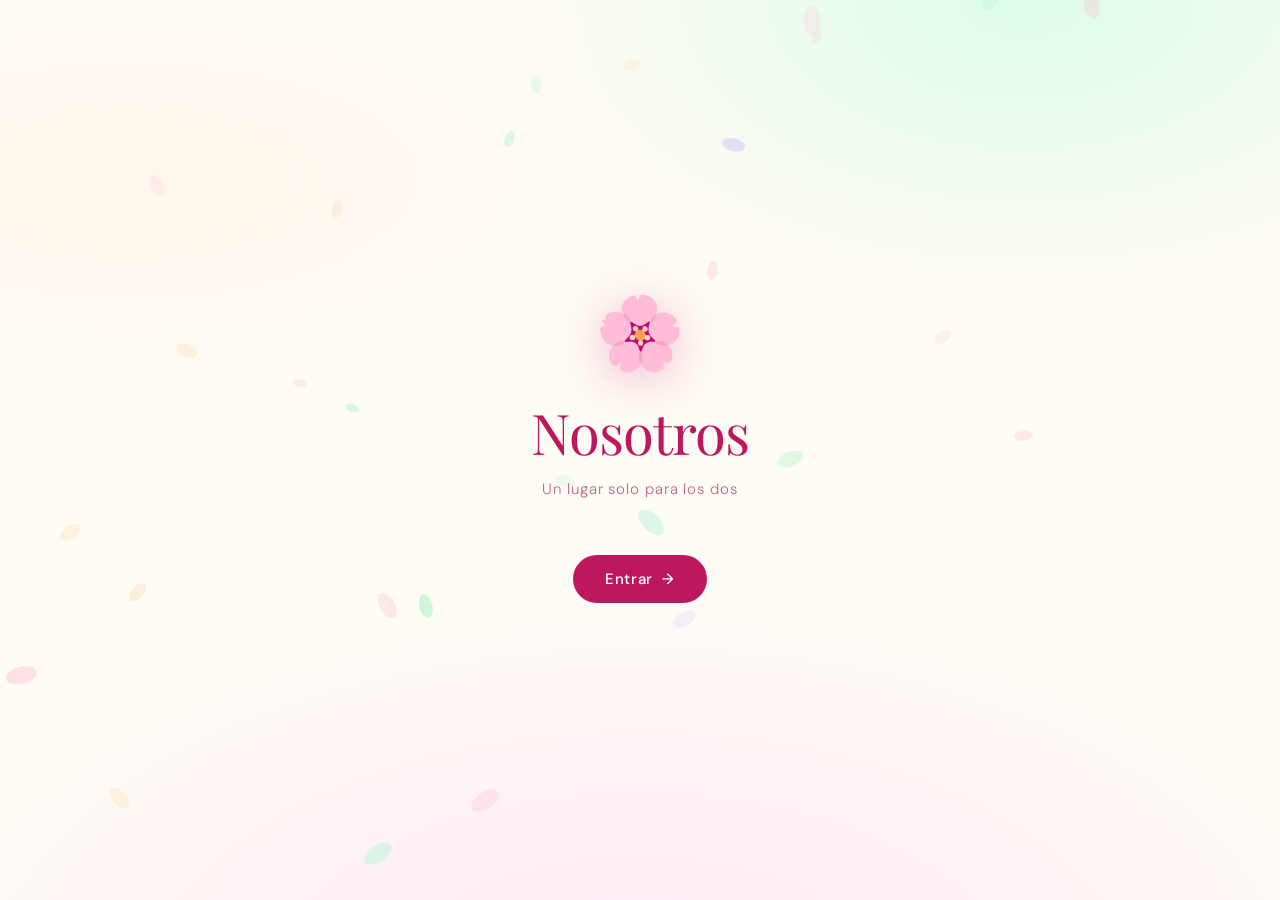
<file: index.html>
<!DOCTYPE html>
<html lang="es">
<head>
  <meta charset="UTF-8" />
  <meta name="viewport" content="width=device-width, initial-scale=1.0, viewport-fit=cover" />
  <title>Nosotros 💕</title>

  <!-- ── PWA meta ── -->
  <meta name="application-name"                content="Nosotros 💕" />
  <meta name="apple-mobile-web-app-title"      content="Nosotros 💕" />
  <meta name="apple-mobile-web-app-capable"    content="yes" />
  <meta name="apple-mobile-web-app-status-bar-style" content="default" />
  <meta name="mobile-web-app-capable"          content="yes" />
  <meta name="theme-color"                     content="#fce7f3" />

  <!-- ── Ícono SVG inline (iOS + Android) ── -->
  <link rel="apple-touch-icon" href="[data-uri]" />
  <link rel="icon" type="image/svg+xml"        href="[data-uri]" />

  <!-- ── Manifest Android ── -->
  <link rel="manifest" href="[data-uri]" />

  <link href="https://fonts.googleapis.com/css2?family=Playfair+Display:ital,wght@0,400;0,500;1,400&family=DM+Sans:wght@300;400;500&display=swap" rel="stylesheet" />
  <link rel="stylesheet" href="css/styles.css?v=202611202343" />
</head>
<body>

<!-- ==================== PORTADA ==================== -->
<div id="portada" onclick="Nav.entrar()">
  <canvas id="petalCanvas"></canvas>
  <div class="portada-inner">
    <div class="portada-icon">🌸</div>
    <h1 class="portada-title">Nosotros</h1>
    <p class="portada-sub">Un lugar solo para los dos</p>
    <button class="tap-btn" onclick="event.stopPropagation(); Nav.entrar()">Entrar &nbsp;→</button>
  </div>
</div>

<!-- ==================== PANTALLA PRINCIPAL ==================== -->
<div id="cine">

  <p class="cine-tag">💕 llevamos juntos</p>
  <h2 class="cine-headline">Cada día contigo cuenta</h2>

  <div class="contador-wrap">
    <div class="cont-card">
      <span class="cont-num" id="numDias">0</span>
      <span class="cont-label">Días</span>
    </div>
    <div class="cont-card">
      <span class="cont-num" id="numMeses">0</span>
      <span class="cont-label">Meses</span>
    </div>
    <div class="cont-card">
      <span class="cont-num" id="numHoras">0</span>
      <span class="cont-label">Horas</span>
    </div>
  </div>
  <p class="minseg-line" id="minSegLine">— : — actualizando…</p>

  <div id="cuentaEstado" class="cuenta-card" hidden></div>

  <div id="mesBadge">
    <p>🎉 ¡Hoy cumplen <strong id="mesNum">0</strong> meses juntos! Feliz mensiversario 💕</p>
  </div>

  <div class="fecha-row">
    <label>📅 Desde:</label>
    <input type="date" id="fechaInicio" onchange="Store.guardarFecha()" />
  </div>

  <button class="poro-entry" onclick="Nav.irPorotitos()">
    <span class="poro-entry-icon">💗</span>
    <span class="poro-entry-txt"><strong id="poroEntryNombre">Corazoncitos</strong><small>Sumá, restá y canjeá premios</small></span>
    <span class="poro-entry-arrow">→</span>
  </button>

  <button class="poro-entry mom-entry" onclick="Nav.irMomentos()">
    <span class="poro-entry-icon">📸</span>
    <span class="poro-entry-txt"><strong id="momEntryNombre">Momentos</strong><small>Nuestros recuerdos juntos</small></span>
    <span class="poro-entry-arrow">→</span>
  </button>

  <div class="frase-card">
    <button class="edit-frase-btn" onclick="Frases.toggleEdit()" title="Editar frase">✏️</button>
    <p class="frase-display" id="fraseDisplay"></p>
    <textarea class="frase-edit-input" id="fraseEditArea" rows="3" onblur="Frases.guardar()"></textarea>
  </div>

  <div class="frases-section">
    <button class="panel-toggle" onclick="UI.togglePanel('frasesPanel','frasesArrow')">
      <span>🌿 Frases adicionales (se alternan al entrar)</span>
      <span id="frasesArrow">▸</span>
    </button>
    <div class="collapsible" id="frasesPanel">
      <div id="frasesLista"></div>
      <button class="add-frase-btn" onclick="Frases.agregar()">+ Agregar frase</button>
    </div>
  </div>

  <button class="back-btn" onclick="Nav.volver()">← Volver a la portada</button>
</div>

<!-- ==================== POROTITOS ==================== -->
<div id="poro">
  <p class="cine-tag">💕 entre nosotros</p>
  <h2 class="cine-headline poro-headline">
    <span id="poroTitulo">Corazoncitos</span>
    <button id="poroRenombrar" class="poro-renombrar" title="Cambiar el nombre" hidden>✏️</button>
  </h2>
  <div id="poroContenido"></div>
  <button class="back-btn" onclick="Nav.volverDePorotitos()">← Volver</button>
</div>

<!-- ==================== MOMENTOS ==================== -->
<div id="mom">
  <p class="cine-tag">📸 nuestros recuerdos</p>
  <h2 class="cine-headline poro-headline">
    <span id="momTitulo">Momentos</span>
    <button id="momRenombrar" class="poro-renombrar" title="Cambiar el nombre" hidden>✏️</button>
  </h2>
  <div id="momContenido"></div>
  <button class="back-btn" onclick="Nav.volverDeMomentos()">← Volver</button>
</div>

<!-- ==================== SCRIPTS ==================== -->
<script type="module" src="js/main.js?v=202611202343"></script>
</body>
</html>
</file>
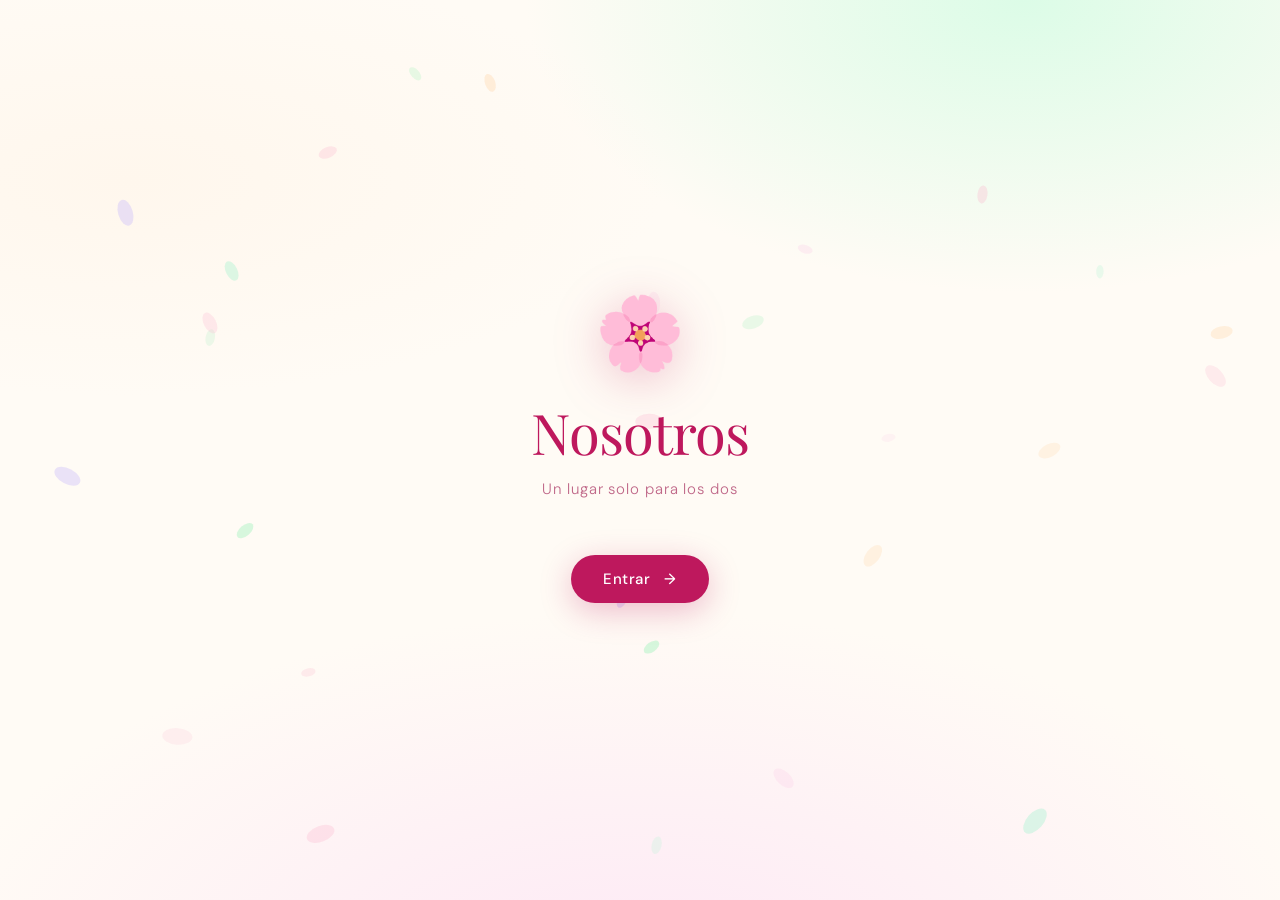
<file: index.html.html>
<!DOCTYPE html>
<html lang="es">
<head>
  <meta charset="UTF-8" />
  <meta name="viewport" content="width=device-width, initial-scale=1.0, viewport-fit=cover" />
  <title>Nosotros 💕</title>

  <!-- ── PWA / App icon meta ── -->
  <!-- Nombre que aparece bajo el ícono -->
  <meta name="application-name" content="Nosotros 💕" />
  <meta name="apple-mobile-web-app-title" content="Nosotros 💕" />

  <!-- iOS: comportamiento de app completa (sin barra Safari) -->
  <meta name="apple-mobile-web-app-capable" content="yes" />
  <meta name="apple-mobile-web-app-status-bar-style" content="default" />

  <!-- Android Chrome -->
  <meta name="mobile-web-app-capable" content="yes" />
  <meta name="theme-color" content="#fce7f3" />

  <!-- Ícono generado inline como SVG → data URI (iOS + Android) -->
  <link rel="apple-touch-icon" href="[data-uri]" />
  <link rel="icon" type="image/svg+xml" href="[data-uri]" />

  <!-- Manifest inline para Android (Chrome "Agregar a inicio") -->
  <link rel="manifest" href="[data-uri]" />

  <!-- Pantalla de splash para iOS (color de fondo mientras carga) -->
  <style>
    /* Ocupa toda la pantalla en modo standalone (sin barra Safari) */
    @media all and (display-mode: standalone) {
      body { padding-top: env(safe-area-inset-top); }
    }
  </style>

  <link href="https://fonts.googleapis.com/css2?family=Playfair+Display:ital,wght@0,400;0,500;1,400&family=DM+Sans:wght@300;400;500&display=swap" rel="stylesheet" />
  <style>
    *, *::before, *::after { box-sizing: border-box; margin: 0; padding: 0; }

    :root {
      --rose:    #be185d;
      --rose-lt: #fce7f3;
      --rose-md: #fbb6ce;
      --rose-dk: #9d174d;
      --green:   #065f46;
      --green-lt:#d1fae5;
      --green-md:#6ee7b7;
      --cream:   #fffbf5;
      --font-display: 'Playfair Display', Georgia, serif;
      --font-body:    'DM Sans', sans-serif;
    }

    html, body {
      min-height: 100%;
      background: var(--cream);
      font-family: var(--font-body);
      color: var(--rose-dk);
      overflow-x: hidden;
    }

    /* =========================================
       PORTADA
    ========================================= */
    #portada {
      min-height: 100vh;
      display: flex;
      flex-direction: column;
      align-items: center;
      justify-content: center;
      position: relative;
      cursor: pointer;
      overflow: hidden;
      background:
        radial-gradient(ellipse 80% 60% at 50% 110%, #fde8f5 0%, transparent 70%),
        radial-gradient(ellipse 60% 50% at 80% 0%, #dcfce7 0%, transparent 65%),
        radial-gradient(ellipse 70% 40% at 10% 20%, #fff7ed 0%, transparent 60%),
        var(--cream);
      transition: opacity 0.9s ease;
    }

    /* Petals canvas */
    #petalCanvas {
      position: absolute;
      inset: 0;
      pointer-events: none;
    }

    .portada-inner {
      position: relative;
      z-index: 2;
      display: flex;
      flex-direction: column;
      align-items: center;
      text-align: center;
      padding: 40px;
      animation: riseIn 1.2s cubic-bezier(0.22,1,0.36,1) both;
    }

    @keyframes riseIn {
      from { opacity: 0; transform: translateY(30px); }
      to   { opacity: 1; transform: translateY(0); }
    }

    .portada-icon {
      font-size: 72px;
      line-height: 1;
      margin-bottom: 24px;
      animation: heartbeat 2s ease-in-out infinite;
      filter: drop-shadow(0 8px 24px rgba(190,24,93,0.25));
    }

    @keyframes heartbeat {
      0%, 100% { transform: scale(1) rotate(-3deg); }
      30%       { transform: scale(1.15) rotate(2deg); }
      60%       { transform: scale(1.05) rotate(-1deg); }
    }

    .portada-title {
      font-family: var(--font-display);
      font-size: clamp(36px, 8vw, 56px);
      font-weight: 400;
      color: var(--rose);
      letter-spacing: -0.02em;
      margin-bottom: 10px;
    }

    .portada-sub {
      font-size: 15px;
      font-weight: 300;
      color: var(--rose-dk);
      opacity: 0.65;
      letter-spacing: 0.06em;
      margin-bottom: 56px;
    }

    .tap-btn {
      display: inline-flex;
      align-items: center;
      gap: 10px;
      padding: 14px 32px;
      background: var(--rose);
      color: white;
      border: none;
      border-radius: 60px;
      font-family: var(--font-body);
      font-size: 15px;
      font-weight: 500;
      letter-spacing: 0.04em;
      cursor: pointer;
      box-shadow: 0 8px 32px rgba(190,24,93,0.28);
      transition: transform 0.2s ease, box-shadow 0.2s ease;
      animation: tapPulse 2.5s ease-in-out infinite;
    }

    @keyframes tapPulse {
      0%, 100% { box-shadow: 0 8px 32px rgba(190,24,93,0.28); }
      50%       { box-shadow: 0 12px 40px rgba(190,24,93,0.45); }
    }

    .tap-btn:hover {
      transform: translateY(-2px);
      box-shadow: 0 16px 40px rgba(190,24,93,0.38);
    }

    /* =========================================
       CINEMATICA / MAIN
    ========================================= */
    #cine {
      display: none;
      min-height: 100vh;
      flex-direction: column;
      align-items: center;
      padding: 48px 24px 60px;
      background:
        radial-gradient(ellipse 90% 50% at 50% 0%, #fce7f3 0%, transparent 60%),
        radial-gradient(ellipse 60% 40% at 90% 80%, #d1fae5 0%, transparent 55%),
        var(--cream);
    }

    /* Fade + slide in cuando aparece */
    #cine.visible {
      animation: cineReveal 0.9s cubic-bezier(0.22,1,0.36,1) both;
    }

    @keyframes cineReveal {
      from { opacity: 0; transform: translateY(24px); }
      to   { opacity: 1; transform: translateY(0); }
    }

    /* Header */
    .cine-tag {
      font-size: 11px;
      letter-spacing: 0.2em;
      text-transform: uppercase;
      color: var(--rose);
      opacity: 0.55;
      margin-bottom: 8px;
    }

    .cine-headline {
      font-family: var(--font-display);
      font-size: clamp(28px, 6vw, 40px);
      font-weight: 400;
      color: var(--rose);
      text-align: center;
      margin-bottom: 40px;
      line-height: 1.2;
    }

    /* Contador */
    .contador-wrap {
      display: grid;
      grid-template-columns: repeat(3, 1fr);
      gap: 14px;
      width: 100%;
      max-width: 480px;
      margin-bottom: 12px;
    }

    .cont-card {
      background: white;
      border: 1px solid var(--rose-md);
      border-radius: 20px;
      padding: 22px 10px 18px;
      text-align: center;
      box-shadow: 0 4px 24px rgba(251,182,206,0.18);
      transition: transform 0.3s ease;
      animation: cardIn 0.7s cubic-bezier(0.22,1,0.36,1) both;
    }

    .cont-card:nth-child(1) { animation-delay: 0.1s; }
    .cont-card:nth-child(2) { animation-delay: 0.2s; }
    .cont-card:nth-child(3) { animation-delay: 0.3s; }

    @keyframes cardIn {
      from { opacity: 0; transform: translateY(16px) scale(0.95); }
      to   { opacity: 1; transform: translateY(0) scale(1); }
    }

    .cont-card:hover { transform: translateY(-3px); }

    .cont-num {
      display: block;
      font-family: var(--font-display);
      font-size: 48px;
      font-weight: 400;
      color: var(--rose);
      line-height: 1;
      margin-bottom: 6px;
    }

    .cont-label {
      display: block;
      font-size: 10px;
      font-weight: 500;
      letter-spacing: 0.18em;
      text-transform: uppercase;
      color: var(--rose-dk);
      opacity: 0.5;
    }

    .minSeg-line {
      font-size: 12px;
      color: var(--rose);
      opacity: 0.45;
      letter-spacing: 0.06em;
      margin-bottom: 32px;
      font-variant-numeric: tabular-nums;
    }

    /* Mensiversario banner */
    #mesBadge {
      display: none;
      width: 100%;
      max-width: 480px;
      background: linear-gradient(135deg, #fce7f3, #fff0f8);
      border: 1px solid var(--rose-md);
      border-radius: 16px;
      padding: 16px 20px;
      text-align: center;
      margin-bottom: 24px;
      animation: cineReveal 0.6s ease both;
    }

    #mesBadge p {
      font-size: 15px;
      color: var(--rose);
      font-family: var(--font-display);
      font-style: italic;
    }

    /* Fecha picker */
    .fecha-row {
      display: flex;
      align-items: center;
      gap: 12px;
      width: 100%;
      max-width: 480px;
      margin-bottom: 28px;
    }

    .fecha-row label {
      font-size: 13px;
      color: var(--rose);
      white-space: nowrap;
      opacity: 0.75;
      font-weight: 400;
    }

    .fecha-row input[type=date] {
      flex: 1;
      font-size: 14px;
      font-family: var(--font-body);
      border: 1px solid var(--rose-md);
      border-radius: 12px;
      padding: 8px 14px;
      background: white;
      color: var(--rose-dk);
      outline: none;
      transition: border-color 0.2s;
    }

    .fecha-row input[type=date]:focus {
      border-color: var(--rose);
    }

    /* Frase box */
    .frase-card {
      position: relative;
      width: 100%;
      max-width: 480px;
      background: white;
      border: 1px solid var(--green-md);
      border-radius: 20px;
      padding: 24px 28px;
      margin-bottom: 20px;
      text-align: center;
      box-shadow: 0 4px 24px rgba(110,231,183,0.12);
    }

    .frase-display {
      font-family: var(--font-display);
      font-style: italic;
      font-size: 18px;
      color: var(--green);
      line-height: 1.65;
    }

    .frase-edit-input {
      display: none;
      width: 100%;
      font-family: var(--font-display);
      font-style: italic;
      font-size: 17px;
      color: var(--green);
      border: none;
      outline: none;
      resize: none;
      text-align: center;
      background: transparent;
      line-height: 1.65;
    }

    .edit-frase-btn {
      position: absolute;
      top: 12px; right: 14px;
      background: none;
      border: none;
      font-size: 15px;
      cursor: pointer;
      opacity: 0.4;
      transition: opacity 0.2s;
    }
    .edit-frase-btn:hover { opacity: 1; }

    /* Frases extras */
    .frases-section {
      width: 100%;
      max-width: 480px;
      margin-bottom: 28px;
    }

    .frases-toggle {
      display: flex;
      align-items: center;
      justify-content: space-between;
      width: 100%;
      background: none;
      border: none;
      font-family: var(--font-body);
      font-size: 13px;
      color: var(--rose);
      opacity: 0.65;
      cursor: pointer;
      padding: 8px 0;
      letter-spacing: 0.04em;
      transition: opacity 0.2s;
    }
    .frases-toggle:hover { opacity: 1; }

    .frases-panel {
      display: none;
      flex-direction: column;
      gap: 8px;
      padding: 14px 0 4px;
    }
    .frases-panel.open { display: flex; }

    .frase-item {
      display: flex;
      align-items: center;
      gap: 8px;
    }

    .frase-item input[type=text] {
      flex: 1;
      font-family: var(--font-display);
      font-style: italic;
      font-size: 14px;
      border: 1px solid #e5e7eb;
      border-radius: 10px;
      padding: 8px 12px;
      color: var(--green);
      background: white;
      outline: none;
      transition: border-color 0.2s;
    }
    .frase-item input[type=text]:focus { border-color: var(--green-md); }

    .del-frase-btn {
      background: none;
      border: none;
      color: #f43f5e;
      font-size: 18px;
      cursor: pointer;
      opacity: 0.45;
      transition: opacity 0.2s;
      line-height: 1;
      padding: 2px 4px;
    }
    .del-frase-btn:hover { opacity: 1; }

    .add-frase-btn {
      align-self: flex-start;
      background: none;
      border: 1px solid var(--rose-md);
      border-radius: 10px;
      padding: 7px 16px;
      font-family: var(--font-body);
      font-size: 13px;
      color: var(--rose);
      cursor: pointer;
      margin-top: 4px;
      transition: background 0.2s;
    }
    .add-frase-btn:hover { background: var(--rose-lt); }

    /* Exportar / Importar */
    .sync-section {
      width: 100%;
      max-width: 480px;
      margin-bottom: 20px;
    }

    .sync-toggle {
      display: flex;
      align-items: center;
      justify-content: space-between;
      width: 100%;
      background: none;
      border: none;
      font-family: var(--font-body);
      font-size: 13px;
      color: var(--rose);
      opacity: 0.65;
      cursor: pointer;
      padding: 8px 0;
      letter-spacing: 0.04em;
      transition: opacity 0.2s;
    }
    .sync-toggle:hover { opacity: 1; }

    .sync-panel {
      display: none;
      flex-direction: column;
      gap: 12px;
      padding: 14px 0 4px;
    }
    .sync-panel.open { display: flex; }

    .sync-desc {
      font-size: 12px;
      color: var(--rose-dk);
      opacity: 0.6;
      line-height: 1.5;
    }

    .sync-btns {
      display: flex;
      gap: 10px;
      flex-wrap: wrap;
    }

    .sync-btn {
      flex: 1;
      min-width: 130px;
      padding: 10px 16px;
      border-radius: 12px;
      font-family: var(--font-body);
      font-size: 13px;
      font-weight: 500;
      cursor: pointer;
      text-align: center;
      transition: transform 0.15s ease, box-shadow 0.15s ease;
      border: none;
    }
    .sync-btn:hover { transform: translateY(-1px); }

    .sync-btn.export {
      background: var(--rose);
      color: white;
      box-shadow: 0 4px 16px rgba(190,24,93,0.22);
    }
    .sync-btn.export:hover { box-shadow: 0 8px 24px rgba(190,24,93,0.32); }

    .sync-btn.import {
      background: white;
      color: var(--green);
      border: 1px solid var(--green-md);
      box-shadow: 0 4px 16px rgba(110,231,183,0.12);
      display: flex;
      align-items: center;
      justify-content: center;
    }
    .sync-btn.import:hover { box-shadow: 0 8px 24px rgba(110,231,183,0.22); }

    .sync-msg {
      font-size: 13px;
      color: var(--green);
      font-style: italic;
      min-height: 20px;
      transition: opacity 0.3s;
    }
    .sync-msg.error { color: #e11d48; }

    .import-area {
      display: flex;
      flex-direction: column;
      gap: 8px;
    }

    .import-textarea {
      width: 100%;
      font-size: 11px;
      font-family: monospace;
      border: 1px solid #e5e7eb;
      border-radius: 10px;
      padding: 10px 12px;
      resize: none;
      color: var(--green);
      background: #f0fdf4;
      outline: none;
      transition: border-color 0.2s;
    }
    .import-textarea:focus { border-color: var(--green-md); }
    .import-textarea::placeholder { color: #9ca3af; font-style: italic; font-family: var(--font-body); }

    .sync-btn.import-paste {
      align-self: flex-start;
      background: white;
      color: var(--green);
      border: 1px solid var(--green-md);
      box-shadow: 0 4px 16px rgba(110,231,183,0.12);
      padding: 10px 20px;
      border-radius: 12px;
      font-family: var(--font-body);
      font-size: 13px;
      font-weight: 500;
      cursor: pointer;
      transition: transform 0.15s ease, box-shadow 0.15s ease;
    }
    .sync-btn.import-paste:hover {
      transform: translateY(-1px);
      box-shadow: 0 8px 24px rgba(110,231,183,0.22);
    }

    /* Volver */
    .back-btn {
      background: none;
      border: none;
      font-family: var(--font-body);
      font-size: 13px;
      color: var(--rose-dk);
      opacity: 0.4;
      cursor: pointer;
      margin-top: 12px;
      letter-spacing: 0.04em;
      transition: opacity 0.2s;
    }
    .back-btn:hover { opacity: 0.9; }

    /* =========================================
       CANVAS PETAL STYLES (JS driven)
    ========================================= */
    canvas { display: block; }
  </style>
</head>
<body>

<!-- ==================== PORTADA ==================== -->
<div id="portada" onclick="entrar()">
  <canvas id="petalCanvas"></canvas>

  <div class="portada-inner">
    <div class="portada-icon">🌸</div>
    <h1 class="portada-title">Nosotros</h1>
    <p class="portada-sub">Un lugar solo para los dos</p>
    <button class="tap-btn" onclick="entrar()">
      Entrar &nbsp; →
    </button>
  </div>
</div>

<!-- ==================== CINEMATICA ==================== -->
<div id="cine">

  <p class="cine-tag">💕 llevamos juntos</p>
  <h2 class="cine-headline">Cada día contigo cuenta</h2>

  <!-- Contador -->
  <div class="contador-wrap">
    <div class="cont-card">
      <span class="cont-num" id="numDias">0</span>
      <span class="cont-label">Días</span>
    </div>
    <div class="cont-card">
      <span class="cont-num" id="numMeses">0</span>
      <span class="cont-label">Meses</span>
    </div>
    <div class="cont-card">
      <span class="cont-num" id="numHoras">0</span>
      <span class="cont-label">Horas</span>
    </div>
  </div>
  <p class="minSeg-line" id="minSegLine">— : — actualizando…</p>

  <!-- Mensiversario -->
  <div id="mesBadge">
    <p>🎉 ¡Hoy cumplen <strong id="mesNum">0</strong> meses juntos! Feliz mensiversario 💕</p>
  </div>

  <!-- Fecha inicio -->
  <div class="fecha-row">
    <label>📅 Desde:</label>
    <input type="date" id="fechaInicio" onchange="guardarFecha()" />
  </div>

  <!-- Frase principal -->
  <div class="frase-card">
    <button class="edit-frase-btn" onclick="toggleEditFrase()" title="Editar frase">✏️</button>
    <p class="frase-display" id="fraseDisplay">"Desde ese día, todo tiene más color."</p>
    <textarea class="frase-edit-input" id="fraseEditArea" rows="3" onblur="guardarFrase()"></textarea>
  </div>

  <!-- Frases extras -->
  <div class="frases-section">
    <button class="frases-toggle" onclick="togglePanel()">
      <span>🌿 Frases adicionales (se alternan al abrir)</span>
      <span id="toggleArrow">▸</span>
    </button>
    <div class="frases-panel" id="frasesPanel">
      <div id="frasesLista"></div>
      <button class="add-frase-btn" onclick="agregarFrase()">+ Agregar frase</button>
    </div>
  </div>

  <!-- Exportar / Importar -->
  <div class="sync-section">
    <button class="sync-toggle" onclick="toggleSync()">
      <span>🔄 Exportar / Importar datos</span>
      <span id="syncArrow">▸</span>
    </button>
    <div class="sync-panel" id="syncPanel">
      <p class="sync-desc">Exportá el código de tus datos, copialo y pegalo en el otro dispositivo.</p>

      <div class="sync-btns">
        <button class="sync-btn export" onclick="exportarDatos()">⬇ Exportar — copiar código</button>
      </div>

      <div class="import-area">
        <p class="sync-desc" style="margin-bottom:8px">Importar en este dispositivo — pegá el código acá:</p>
        <textarea id="importTextarea" class="import-textarea" placeholder='Pegá el código exportado aquí...' rows="3"></textarea>
        <button class="sync-btn import-paste" onclick="importarDesdeTexto()">⬆ Importar</button>
      </div>

      <div id="syncMsg" class="sync-msg"></div>
    </div>
  </div>

  <button class="back-btn" onclick="volver()">← Volver a la portada</button>
</div>

<!-- ==================== SCRIPTS ==================== -->
<script>
  /* ---------- PETALS CANVAS ---------- */
  (function() {
    const canvas = document.getElementById('petalCanvas');
    const ctx = canvas.getContext('2d');
    let petals = [];
    const COLORS = ['#fbb6ce','#86efac','#fed7aa','#c4b5fd','#a7f3d0','#fbcfe8'];

    function resize() {
      canvas.width  = window.innerWidth;
      canvas.height = window.innerHeight;
    }

    function makePetal() {
      return {
        x:  Math.random() * canvas.width,
        y:  Math.random() * canvas.height,
        r:  6 + Math.random() * 10,
        vx: (Math.random() - 0.5) * 0.4,
        vy: -0.3 - Math.random() * 0.5,
        rot: Math.random() * Math.PI * 2,
        vRot: (Math.random() - 0.5) * 0.03,
        alpha: 0.15 + Math.random() * 0.25,
        color: COLORS[Math.floor(Math.random() * COLORS.length)]
      };
    }

    function init() {
      resize();
      for (let i = 0; i < 28; i++) petals.push(makePetal());
    }

    function drawPetal(p) {
      ctx.save();
      ctx.translate(p.x, p.y);
      ctx.rotate(p.rot);
      ctx.globalAlpha = p.alpha;
      ctx.fillStyle = p.color;
      ctx.beginPath();
      ctx.ellipse(0, 0, p.r, p.r * 0.55, 0, 0, Math.PI * 2);
      ctx.fill();
      ctx.restore();
    }

    function loop() {
      ctx.clearRect(0, 0, canvas.width, canvas.height);
      petals.forEach(p => {
        p.x   += p.vx;
        p.y   += p.vy;
        p.rot += p.vRot;
        if (p.y < -20) { p.y = canvas.height + 20; p.x = Math.random() * canvas.width; }
        drawPetal(p);
      });
      requestAnimationFrame(loop);
    }

    window.addEventListener('resize', resize);
    init();
    loop();
  })();

  /* ---------- STATE ---------- */
  const DEFAULT_FRASES = [
    "Desde ese día, todo tiene más color.",
    "Cada día contigo es mi favorito.",
    "Te elegí ayer, te elijo hoy, te elegiré siempre.",
    "Gracias por aparecer en mi historia.",
  ];

  let frases = JSON.parse(localStorage.getItem('frases_v2') || 'null') || [...DEFAULT_FRASES];
  let fraseIdx = 0;
  let timerRef = null;
  let panelOpen = false;

  /* ---------- PERSISTENCIA ---------- */
  function save() {
    try { localStorage.setItem('frases_v2', JSON.stringify(frases)); } catch(e) {}
  }

  function cargarFecha() {
    const f = localStorage.getItem('fechaInicio_v2');
    if (f) {
      document.getElementById('fechaInicio').value = f;
    } else {
      const d = new Date();
      d.setMonth(d.getMonth() - 2);
      document.getElementById('fechaInicio').value = d.toISOString().split('T')[0];
    }
  }

  function guardarFecha() {
    try { localStorage.setItem('fechaInicio_v2', document.getElementById('fechaInicio').value); } catch(e) {}
    actualizarContador();
  }

  /* ---------- CONTADOR ---------- */
  function actualizarContador() {
    const val = document.getElementById('fechaInicio').value;
    if (!val) return;
    const inicio = new Date(val + 'T00:00:00');
    const ahora  = new Date();
    const diffMs = ahora - inicio;
    if (diffMs < 0) return;

    const totalSeg  = Math.floor(diffMs / 1000);
    const totalMin  = Math.floor(totalSeg / 60);
    const totalHoras= Math.floor(totalMin / 60);
    const totalDias = Math.floor(totalHoras / 24);
    const meses     = Math.floor(totalDias / 30.4375);

    const seg = totalSeg % 60;
    const min = totalMin % 60;

    document.getElementById('numDias').textContent  = totalDias;
    document.getElementById('numMeses').textContent = meses;
    document.getElementById('numHoras').textContent = totalHoras;
    document.getElementById('minSegLine').textContent =
      String(min).padStart(2,'0') + ' min  ' + String(seg).padStart(2,'0') + ' seg — actualizando ⏱';

    /* Mensiversario */
    const badge = document.getElementById('mesBadge');
    if (new Date().getDate() === inicio.getDate() && meses > 0) {
      document.getElementById('mesNum').textContent = meses;
      badge.style.display = 'block';
    } else {
      badge.style.display = 'none';
    }
  }

  /* ---------- FRASES ---------- */
  function mostrarFrase() {
    const idx = fraseIdx % frases.length;
    document.getElementById('fraseDisplay').textContent = '\u201c' + frases[idx] + '\u201d';
    document.getElementById('fraseEditArea').value = frases[idx];
    fraseIdx = (fraseIdx + 1) % frases.length;
  }

  function toggleEditFrase() {
    const display = document.getElementById('fraseDisplay');
    const area    = document.getElementById('fraseEditArea');
    if (area.style.display === 'block') {
      guardarFrase();
    } else {
      const idx = (fraseIdx - 1 + frases.length) % frases.length;
      area.value = frases[idx];
      area.style.display = 'block';
      display.style.display = 'none';
      area.focus();
    }
  }

  function guardarFrase() {
    const area    = document.getElementById('fraseEditArea');
    const display = document.getElementById('fraseDisplay');
    const idx     = (fraseIdx - 1 + frases.length) % frases.length;
    if (area.value.trim()) {
      frases[idx] = area.value.trim();
      save();
    }
    display.textContent = '\u201c' + frases[idx] + '\u201d';
    area.style.display    = 'none';
    display.style.display = 'block';
    renderFrasesLista();
  }

  function renderFrasesLista() {
    const lista = document.getElementById('frasesLista');
    lista.innerHTML = '';
    frases.forEach((fr, i) => {
      const row = document.createElement('div');
      row.className = 'frase-item';
      const inp = document.createElement('input');
      inp.type = 'text';
      inp.value = fr;
      inp.addEventListener('change', () => { frases[i] = inp.value; save(); });
      row.appendChild(inp);
      if (frases.length > 1) {
        const del = document.createElement('button');
        del.className = 'del-frase-btn';
        del.textContent = '×';
        del.addEventListener('click', () => { frases.splice(i,1); save(); renderFrasesLista(); });
        row.appendChild(del);
      }
      lista.appendChild(row);
    });
  }

  function agregarFrase() {
    frases.push('Escribí tu frase aquí...');
    save();
    renderFrasesLista();
  }

  function togglePanel() {
    panelOpen = !panelOpen;
    document.getElementById('frasesPanel').classList.toggle('open', panelOpen);
    document.getElementById('toggleArrow').textContent = panelOpen ? '▾' : '▸';
    if (panelOpen) renderFrasesLista();
  }

  /* ---------- SYNC: EXPORTAR / IMPORTAR ---------- */
  let syncOpen = false;

  function toggleSync() {
    syncOpen = !syncOpen;
    document.getElementById('syncPanel').classList.toggle('open', syncOpen);
    document.getElementById('syncArrow').textContent = syncOpen ? '▾' : '▸';
  }

  function exportarDatos() {
    const datos = {
      version: 1,
      fechaInicio: document.getElementById('fechaInicio').value || localStorage.getItem('fechaInicio_v2') || '',
      frases: frases
    };
    const json = JSON.stringify(datos);

    // Mostrar modal con el código para copiar
    document.getElementById('exportJson').value = json;
    document.getElementById('exportModal').style.display = 'flex';
  }

  function copiarJson() {
    const ta = document.getElementById('exportJson');
    ta.select();
    ta.setSelectionRange(0, 99999);
    try {
      navigator.clipboard.writeText(ta.value).then(() => {
        mostrarSyncMsg('✅ Copiado al portapapeles', false);
      }).catch(() => {
        document.execCommand('copy');
        mostrarSyncMsg('✅ Copiado al portapapeles', false);
      });
    } catch(e) {
      document.execCommand('copy');
      mostrarSyncMsg('✅ Copiado al portapapeles', false);
    }
    cerrarModal();
  }

  function cerrarModal() {
    document.getElementById('exportModal').style.display = 'none';
  }

  function importarDatos(event) {
    const file = event.target.files[0];
    if (!file) return;
    const reader = new FileReader();
    reader.onload = function(e) {
      procesarJson(e.target.result);
      event.target.value = '';
    };
    reader.readAsText(file);
  }

  function importarDesdeTexto() {
    const texto = document.getElementById('importTextarea').value.trim();
    if (!texto) { mostrarSyncMsg('❌ Pegá el código primero', true); return; }
    procesarJson(texto);
    document.getElementById('importTextarea').value = '';
  }

  function procesarJson(texto) {
    try {
      const datos = JSON.parse(texto);
      if (!datos.frases || !Array.isArray(datos.frases)) throw new Error('inválido');
      if (datos.fechaInicio) {
        document.getElementById('fechaInicio').value = datos.fechaInicio;
        localStorage.setItem('fechaInicio_v2', datos.fechaInicio);
      }
      frases = datos.frases;
      fraseIdx = 0;
      save();
      mostrarFrase();
      renderFrasesLista();
      actualizarContador();
      mostrarSyncMsg('💕 Datos importados correctamente', false);
    } catch(err) {
      mostrarSyncMsg('❌ Código inválido. Copialo completo desde la exportación.', true);
    }
  }

  function mostrarSyncMsg(texto, esError) {
    const msg = document.getElementById('syncMsg');
    msg.textContent = texto;
    msg.className = 'sync-msg' + (esError ? ' error' : '');
    setTimeout(() => { msg.textContent = ''; msg.className = 'sync-msg'; }, 5000);
  }

  /* ---------- NAVEGACION ---------- */
  function entrar() {
    const portada = document.getElementById('portada');
    const cine    = document.getElementById('cine');
    portada.style.opacity = '0';
    portada.style.pointerEvents = 'none';
    setTimeout(() => {
      portada.style.display = 'none';
      cine.style.display    = 'flex';
      cine.classList.add('visible');
      cargarFecha();
      mostrarFrase();
      actualizarContador();
      timerRef = setInterval(actualizarContador, 1000);
    }, 800);
  }

  function volver() {
    if (timerRef) { clearInterval(timerRef); timerRef = null; }
    const cine    = document.getElementById('cine');
    const portada = document.getElementById('portada');
    cine.classList.remove('visible');
    cine.style.display = 'none';
    portada.style.display = 'flex';
    portada.style.opacity = '0';
    portada.style.pointerEvents = '';
    setTimeout(() => { portada.style.opacity = '1'; }, 30);
  }
</script>
<!-- Modal exportación -->
<div id="exportModal" style="display:none; position:fixed; inset:0; background:rgba(0,0,0,0.45); z-index:999; align-items:center; justify-content:center; padding:24px;">
  <div style="background:white; border-radius:20px; padding:28px 24px; width:100%; max-width:440px; box-shadow:0 16px 48px rgba(0,0,0,0.2);">
    <p style="font-family:var(--font-display); font-size:18px; color:var(--rose); margin-bottom:8px;">Tus datos 💕</p>
    <p style="font-size:12px; color:var(--rose-dk); opacity:0.6; margin-bottom:14px; line-height:1.5;">Copiá este código completo y pegalo en la sección "Importar" del otro dispositivo. También podés mandarlo por WhatsApp o email.</p>
    <textarea id="exportJson" readonly style="width:100%; height:90px; font-size:11px; font-family:monospace; border:1px solid var(--rose-md); border-radius:10px; padding:10px; resize:none; color:var(--rose-dk); background:#fff8fb; outline:none;"></textarea>
    <div style="display:flex; gap:10px; margin-top:14px;">
      <button onclick="copiarJson()" style="flex:1; padding:11px; background:var(--rose); color:white; border:none; border-radius:12px; font-family:var(--font-body); font-size:14px; font-weight:500; cursor:pointer;">📋 Copiar</button>
      <button onclick="cerrarModal()" style="padding:11px 18px; background:none; border:1px solid #e5e7eb; border-radius:12px; font-family:var(--font-body); font-size:14px; color:#6b7280; cursor:pointer;">Cerrar</button>
    </div>
  </div>
</div>

</body>
</html>
</file>
<file: css/styles.css>
/* =============================================
   TOKENS Y RESET
============================================= */
*, *::before, *::after { box-sizing: border-box; margin: 0; padding: 0; }

:root {
  --rose:        #be185d;
  --rose-lt:     #fce7f3;
  --rose-md:     #fbb6ce;
  --rose-dk:     #9d174d;
  --green:       #065f46;
  --green-md:    #6ee7b7;
  --cream:       #fffbf5;
  --font-serif:  'Playfair Display', Georgia, serif;
  --font-sans:   'DM Sans', sans-serif;
  --radius-card: 20px;
  --radius-btn:  12px;
  --max-w:       480px;
}

html, body {
  min-height: 100%;
  background: var(--cream);
  font-family: var(--font-sans);
  color: var(--rose-dk);
  overflow-x: hidden;
}

@media all and (display-mode: standalone) {
  body { padding-top: env(safe-area-inset-top); }
}

canvas { display: block; }

/* =============================================
   ANIMACIONES
============================================= */
@keyframes riseIn {
  from { opacity: 0; transform: translateY(30px); }
  to   { opacity: 1; transform: translateY(0); }
}
@keyframes heartbeat {
  0%, 100% { transform: scale(1) rotate(-3deg); }
  30%       { transform: scale(1.15) rotate(2deg); }
  60%       { transform: scale(1.05) rotate(-1deg); }
}
@keyframes tapPulse {
  0%, 100% { box-shadow: 0 8px 32px rgba(190,24,93,0.28); }
  50%       { box-shadow: 0 12px 40px rgba(190,24,93,0.45); }
}
@keyframes slideIn {
  from { opacity: 0; transform: translateY(24px); }
  to   { opacity: 1; transform: translateY(0); }
}
@keyframes cardIn {
  from { opacity: 0; transform: translateY(16px) scale(0.95); }
  to   { opacity: 1; transform: translateY(0) scale(1); }
}

/* =============================================
   PORTADA
============================================= */
#portada {
  min-height: 100vh;
  display: flex;
  flex-direction: column;
  align-items: center;
  justify-content: center;
  position: relative;
  cursor: pointer;
  overflow: hidden;
  background:
    radial-gradient(ellipse 80% 60% at 50% 110%, #fde8f5 0%, transparent 70%),
    radial-gradient(ellipse 60% 50% at 80%   0%, #dcfce7 0%, transparent 65%),
    radial-gradient(ellipse 70% 40% at 10%  20%, #fff7ed 0%, transparent 60%),
    var(--cream);
  transition: opacity 0.9s ease;
}

#petalCanvas { position: absolute; inset: 0; pointer-events: none; }

.portada-inner {
  position: relative;
  z-index: 2;
  display: flex;
  flex-direction: column;
  align-items: center;
  text-align: center;
  padding: 40px;
  animation: riseIn 1.2s cubic-bezier(0.22,1,0.36,1) both;
}

.portada-icon {
  font-size: 72px;
  line-height: 1;
  margin-bottom: 24px;
  animation: heartbeat 2s ease-in-out infinite;
  filter: drop-shadow(0 8px 24px rgba(190,24,93,0.25));
}

.portada-title {
  font-family: var(--font-serif);
  font-size: clamp(36px, 8vw, 56px);
  font-weight: 400;
  color: var(--rose);
  letter-spacing: -0.02em;
  margin-bottom: 10px;
}

.portada-sub {
  font-size: 15px;
  font-weight: 300;
  color: var(--rose-dk);
  opacity: 0.65;
  letter-spacing: 0.06em;
  margin-bottom: 56px;
}

.tap-btn {
  display: inline-flex;
  align-items: center;
  gap: 10px;
  padding: 14px 32px;
  background: var(--rose);
  color: white;
  border: none;
  border-radius: 60px;
  font-family: var(--font-sans);
  font-size: 15px;
  font-weight: 500;
  letter-spacing: 0.04em;
  cursor: pointer;
  animation: tapPulse 2.5s ease-in-out infinite;
  transition: transform 0.2s ease, box-shadow 0.2s ease;
}
.tap-btn:hover { transform: translateY(-2px); box-shadow: 0 16px 40px rgba(190,24,93,0.38); }

/* =============================================
   PANTALLA PRINCIPAL
============================================= */
#cine {
  display: none;
  min-height: 100vh;
  flex-direction: column;
  align-items: center;
  padding: 48px 24px 60px;
  background:
    radial-gradient(ellipse 90% 50% at 50%  0%, #fce7f3 0%, transparent 60%),
    radial-gradient(ellipse 60% 40% at 90% 80%, #d1fae5 0%, transparent 55%),
    var(--cream);
}
#cine.visible { animation: slideIn 0.9s cubic-bezier(0.22,1,0.36,1) both; }

.cine-tag {
  font-size: 11px;
  letter-spacing: 0.2em;
  text-transform: uppercase;
  color: var(--rose);
  opacity: 0.55;
  margin-bottom: 8px;
}

.cine-headline {
  font-family: var(--font-serif);
  font-size: clamp(28px, 6vw, 40px);
  font-weight: 400;
  color: var(--rose);
  text-align: center;
  margin-bottom: 40px;
  line-height: 1.2;
}

/* =============================================
   CONTADOR
============================================= */
.contador-wrap {
  display: grid;
  grid-template-columns: repeat(3, 1fr);
  gap: 14px;
  width: 100%;
  max-width: var(--max-w);
  margin-bottom: 12px;
}

.cont-card {
  background: white;
  border: 1px solid var(--rose-md);
  border-radius: var(--radius-card);
  padding: 22px 10px 18px;
  text-align: center;
  box-shadow: 0 4px 24px rgba(251,182,206,0.18);
  animation: cardIn 0.7s cubic-bezier(0.22,1,0.36,1) both;
  transition: transform 0.3s ease;
}
.cont-card:nth-child(1) { animation-delay: 0.1s; }
.cont-card:nth-child(2) { animation-delay: 0.2s; }
.cont-card:nth-child(3) { animation-delay: 0.3s; }
.cont-card:hover         { transform: translateY(-3px); }

.cont-num {
  display: block;
  font-family: var(--font-serif);
  font-size: 48px;
  font-weight: 400;
  color: var(--rose);
  line-height: 1;
  margin-bottom: 6px;
}

.cont-label {
  display: block;
  font-size: 10px;
  font-weight: 500;
  letter-spacing: 0.18em;
  text-transform: uppercase;
  color: var(--rose-dk);
  opacity: 0.5;
}

.minseg-line {
  font-size: 12px;
  color: var(--rose);
  opacity: 0.45;
  letter-spacing: 0.06em;
  margin-bottom: 32px;
  font-variant-numeric: tabular-nums;
}

/* =============================================
   BANNER MENSIVERSARIO
============================================= */
#mesBadge {
  display: none;
  width: 100%;
  max-width: var(--max-w);
  background: linear-gradient(135deg, #fce7f3, #fff0f8);
  border: 1px solid var(--rose-md);
  border-radius: 16px;
  padding: 16px 20px;
  text-align: center;
  margin-bottom: 24px;
  animation: slideIn 0.6s ease both;
}
#mesBadge p {
  font-size: 15px;
  color: var(--rose);
  font-family: var(--font-serif);
  font-style: italic;
}

/* =============================================
   FECHA
============================================= */
.fecha-row {
  display: flex;
  align-items: center;
  gap: 12px;
  width: 100%;
  max-width: var(--max-w);
  margin-bottom: 28px;
}
.fecha-row label {
  font-size: 13px;
  color: var(--rose);
  white-space: nowrap;
  opacity: 0.75;
}
.fecha-row input[type=date] {
  flex: 1;
  font-size: 14px;
  font-family: var(--font-sans);
  border: 1px solid var(--rose-md);
  border-radius: var(--radius-btn);
  padding: 8px 14px;
  background: white;
  color: var(--rose-dk);
  outline: none;
  transition: border-color 0.2s;
}
.fecha-row input[type=date]:focus { border-color: var(--rose); }

/* =============================================
   FRASE
============================================= */
.frase-card {
  position: relative;
  width: 100%;
  max-width: var(--max-w);
  background: white;
  border: 1px solid var(--green-md);
  border-radius: var(--radius-card);
  padding: 24px 28px;
  margin-bottom: 20px;
  text-align: center;
  box-shadow: 0 4px 24px rgba(110,231,183,0.12);
}
.frase-display {
  font-family: var(--font-serif);
  font-style: italic;
  font-size: 18px;
  color: var(--green);
  line-height: 1.65;
}
.frase-edit-input {
  display: none;
  width: 100%;
  font-family: var(--font-serif);
  font-style: italic;
  font-size: 17px;
  color: var(--green);
  border: none;
  outline: none;
  resize: none;
  text-align: center;
  background: transparent;
  line-height: 1.65;
}
.edit-frase-btn {
  position: absolute;
  top: 12px; right: 14px;
  background: none;
  border: none;
  font-size: 15px;
  cursor: pointer;
  opacity: 0.4;
  transition: opacity 0.2s;
}
.edit-frase-btn:hover { opacity: 1; }

/* =============================================
   PANELES COLAPSABLES
============================================= */
.frases-section {
  width: 100%;
  max-width: var(--max-w);
  margin-bottom: 24px;
}

/* Botón toggle compartido */
.panel-toggle {
  display: flex;
  align-items: center;
  justify-content: space-between;
  width: 100%;
  background: none;
  border: none;
  font-family: var(--font-sans);
  font-size: 13px;
  color: var(--rose);
  opacity: 0.65;
  cursor: pointer;
  padding: 8px 0;
  letter-spacing: 0.04em;
  transition: opacity 0.2s;
}
.panel-toggle:hover { opacity: 1; }

/* Contenido colapsable */
.collapsible {
  display: none;
  flex-direction: column;
  gap: 8px;
  padding: 14px 0 4px;
}
.collapsible.open { display: flex; }

/* Ítems de frases */
.frase-item { display: flex; align-items: center; gap: 8px; }

.frase-item input[type=text] {
  flex: 1;
  font-family: var(--font-serif);
  font-style: italic;
  font-size: 14px;
  border: 1px solid #e5e7eb;
  border-radius: 10px;
  padding: 8px 12px;
  color: var(--green);
  background: white;
  outline: none;
  transition: border-color 0.2s;
}
.frase-item input[type=text]:focus { border-color: var(--green-md); }

.del-frase-btn {
  background: none;
  border: none;
  color: #f43f5e;
  font-size: 18px;
  cursor: pointer;
  opacity: 0.45;
  line-height: 1;
  padding: 2px 4px;
  transition: opacity 0.2s;
}
.del-frase-btn:hover { opacity: 1; }

.add-frase-btn {
  align-self: flex-start;
  background: none;
  border: 1px solid var(--rose-md);
  border-radius: 10px;
  padding: 7px 16px;
  font-family: var(--font-sans);
  font-size: 13px;
  color: var(--rose);
  cursor: pointer;
  margin-top: 4px;
  transition: background 0.2s;
}
.add-frase-btn:hover { background: var(--rose-lt); }

/* =============================================
   BOTÓN VOLVER
============================================= */
.back-btn {
  background: none; border: none;
  font-family: var(--font-sans); font-size: 13px;
  color: var(--rose-dk); opacity: 0.4; cursor: pointer;
  margin-top: 12px; letter-spacing: 0.04em;
  transition: opacity 0.2s;
}
.back-btn:hover { opacity: 0.9; }

/* =============================================
   POROTITOS
============================================= */
#poro, #mom {
  display: none;
  min-height: 100vh;
  flex-direction: column;
  align-items: center;
  padding: 48px 20px 60px;
  background:
    radial-gradient(ellipse 90% 50% at 50%  0%, #fce7f3 0%, transparent 60%),
    radial-gradient(ellipse 60% 40% at 10% 85%, #d1fae5 0%, transparent 55%),
    var(--cream);
}
#poro.visible, #mom.visible { animation: slideIn 0.7s cubic-bezier(0.22,1,0.36,1) both; }
#poro .cine-headline, #mom .cine-headline { margin-bottom: 28px; }
#poroContenido, #momContenido { width: 100%; max-width: var(--max-w); display: flex; flex-direction: column; gap: 14px; }

/* Botón de entrada desde la pantalla principal */
.poro-entry {
  display: flex; align-items: center; gap: 14px;
  width: 100%; max-width: var(--max-w);
  margin-bottom: 24px; padding: 16px 18px;
  background: linear-gradient(135deg, #ffffff, #f0fdf4);
  border: 1px solid var(--green-md); border-radius: var(--radius-card);
  box-shadow: 0 4px 20px rgba(110,231,183,0.18);
  font-family: var(--font-sans); text-align: left; cursor: pointer;
  transition: transform 0.2s ease, box-shadow 0.2s ease;
}
.poro-entry:hover { transform: translateY(-2px); box-shadow: 0 8px 28px rgba(110,231,183,0.28); }
.poro-entry-icon  { font-size: 30px; }
.poro-entry-txt   { flex: 1; display: flex; flex-direction: column; gap: 2px; color: var(--green); }
.poro-entry-txt strong { font-family: var(--font-serif); font-weight: 500; font-size: 18px; }
.poro-entry-txt small  { font-size: 12px; opacity: 0.7; }
.poro-entry-arrow { color: var(--green); opacity: 0.6; font-size: 18px; }

/* Tarjetas */
.poro-card {
  background: white;
  border: 1px solid var(--rose-md);
  border-radius: var(--radius-card);
  padding: 18px;
  box-shadow: 0 4px 24px rgba(251,182,206,0.15);
  display: flex; flex-direction: column; gap: 10px;
}
.poro-card.apagado { opacity: 0.6; }
.poro-title { font-family: var(--font-serif); font-size: 17px; color: var(--rose); }
.poro-desc  { font-size: 13px; color: var(--rose-dk); opacity: 0.7; line-height: 1.5; }
.poro-desc code { font-size: 12px; background: var(--rose-lt); padding: 1px 5px; border-radius: 5px; }
.poro-mini  { display: block; font-size: 11px; color: var(--rose-dk); opacity: 0.5; margin-top: 2px; }

/* Saldos */
.poro-saldos { display: grid; grid-template-columns: 1fr 1fr; gap: 12px; }
.poro-saldo  { padding: 18px 10px 14px; animation: none; }
.cont-num.neg { color: #e11d48; }

/* Formularios */
.poro-row  { display: flex; gap: 8px; align-items: center; flex-wrap: wrap; }
.poro-row > .poro-input { flex: 1; min-width: 0; }
.poro-ajuste, .poro-form { display: flex; flex-direction: column; gap: 8px; }
.poro-ajuste .poro-row .poro-btn { flex: 1; }
.poro-input {
  width: 100%;
  font-family: var(--font-sans); font-size: 16px; /* 16px evita el zoom automático en iPhone */
  color: var(--rose-dk);
  border: 1px solid var(--rose-md); border-radius: 10px;
  padding: 10px 12px; background: #fff8fb; outline: none;
  transition: border-color 0.2s;
}
.poro-input:focus { border-color: var(--rose); }
.poro-input.cant  { max-width: 110px; flex: 0 0 auto; }
.poro-input.codigo { text-transform: uppercase; letter-spacing: 0.3em; text-align: center; font-weight: 500; }
.poro-ajuste .poro-input.cant { max-width: none; text-align: center; font-size: 22px; font-family: var(--font-serif); }

.poro-btn {
  padding: 10px 16px;
  border-radius: var(--radius-btn);
  font-family: var(--font-sans); font-size: 14px; font-weight: 500;
  cursor: pointer;
  background: white; color: var(--rose);
  border: 1px solid var(--rose-md);
  transition: transform 0.15s ease, box-shadow 0.15s ease;
  white-space: nowrap;
}
.poro-btn:hover   { transform: translateY(-1px); }
.poro-btn.primary { background: var(--rose); color: white; border-color: var(--rose); box-shadow: 0 4px 16px rgba(190,24,93,0.22); }
.poro-btn.suma    { background: #ecfdf5; color: var(--green); border-color: var(--green-md); }
.poro-btn.resta   { background: #fff1f2; color: #e11d48; border-color: #fecdd3; }
.poro-link { background: none; border: none; color: inherit; font: inherit; text-decoration: underline; cursor: pointer; }

.poro-codigo {
  font-family: var(--font-serif); font-size: 40px; letter-spacing: 0.25em;
  color: var(--rose); text-align: center; padding: 6px 0;
}

/* Pestañas */
.poro-tabs {
  display: flex; gap: 4px; padding: 4px;
  background: white; border: 1px solid var(--rose-md); border-radius: 14px;
  position: sticky; top: 8px; z-index: 5;
}
.poro-tab {
  flex: 1 1 auto; padding: 9px 2px; border: none; border-radius: 10px;
  background: none; color: var(--rose-dk); opacity: 0.65;
  font-family: var(--font-sans); font-size: 12.5px; cursor: pointer;
  white-space: nowrap;
  display: inline-flex; align-items: center; justify-content: center; gap: 4px;
}
.poro-tab.on { background: var(--rose-lt); color: var(--rose); opacity: 1; font-weight: 500; }
.poro-badge {
  display: inline-block; min-width: 18px; padding: 0 5px; border-radius: 9px;
  background: var(--rose); color: white; font-size: 11px; line-height: 18px;
}

/* Premios */
.poro-premio { display: flex; justify-content: space-between; align-items: center; gap: 12px; }
.poro-premio > div:first-child { display: flex; flex-direction: column; gap: 3px; min-width: 0; }
.poro-premio-nombre { font-size: 15px; font-weight: 500; color: var(--rose-dk); overflow-wrap: anywhere; }
.poro-precio  { font-size: 13px; color: var(--green); font-weight: 500; }
.poro-acciones { display: flex; gap: 6px; flex-shrink: 0; }
.poro-falta { font-size: 12px; color: #e11d48; opacity: 0.8; white-space: nowrap; }

/* Cupones */
.poro-cupon {
  display: flex; gap: 12px; align-items: center;
  padding: 12px; border: 1px dashed var(--rose-md); border-radius: 12px;
  background: #fff8fb; cursor: pointer;
}
.poro-cupon input { width: 20px; height: 20px; accent-color: var(--green); flex-shrink: 0; }
.poro-cupon-cuerpo { display: flex; flex-direction: column; min-width: 0; }
.poro-cupon.usado { opacity: 0.5; background: #f9fafb; border-style: solid; border-color: #e5e7eb; }
.poro-cupon.usado .poro-premio-nombre { text-decoration: line-through; }

/* Historial */
.poro-mov { display: flex; gap: 12px; align-items: flex-start; padding: 8px 0; border-bottom: 1px solid #fdf2f8; }
.poro-mov:last-child { border-bottom: none; }
.poro-mov-delta { font-family: var(--font-serif); font-size: 18px; min-width: 44px; text-align: right; }
.poro-mov-delta.pos { color: var(--green); }
.poro-mov-delta.neg { color: #e11d48; }
.poro-mov-txt { font-size: 13px; color: var(--rose-dk); line-height: 1.45; overflow-wrap: anywhere; }

.poro-pie { font-size: 11px; color: var(--rose-dk); opacity: 0.45; text-align: center; margin-top: 6px; }

/* Aviso flotante */
.poro-aviso {
  position: fixed; left: 50%; bottom: calc(24px + env(safe-area-inset-bottom));
  transform: translateX(-50%);
  max-width: calc(100% - 40px);
  background: var(--green); color: white;
  padding: 11px 18px; border-radius: 14px;
  font-size: 14px; box-shadow: 0 8px 28px rgba(0,0,0,0.18);
  z-index: 1000; animation: slideIn 0.3s ease both;
}
.poro-aviso.error { background: #e11d48; }

/* Corazoncitos: título editable, destinatario del premio, subtítulos */
.poro-headline { display: flex; align-items: center; justify-content: center; gap: 8px; }
.poro-renombrar {
  background: none; border: none; font-size: 16px; cursor: pointer;
  opacity: 0.45; transition: opacity 0.2s; padding: 4px;
}
.poro-renombrar:hover { opacity: 1; }
.poro-renombrar[hidden] { display: none; }
.poro-para { display: flex; gap: 8px; }
.poro-para label {
  flex: 1; display: flex; align-items: center; justify-content: center; gap: 6px;
  padding: 9px 8px; border: 1px solid var(--rose-md); border-radius: 10px;
  font-size: 13px; color: var(--rose-dk); cursor: pointer; background: #fff8fb;
}
.poro-para label:has(input:checked) { background: var(--rose-lt); border-color: var(--rose); color: var(--rose); font-weight: 500; }
.poro-para input { accent-color: var(--rose); }
.poro-subtitulo {
  font-size: 11px; letter-spacing: 0.16em; text-transform: uppercase;
  color: var(--rose); opacity: 0.6; margin: 6px 4px -4px;
}

/* =============================================
   ESTADO DE CUENTA / SINCRONIZACIÓN
============================================= */
.cuenta-card {
  display: flex; align-items: center; gap: 12px;
  width: 100%; max-width: var(--max-w);
  margin-bottom: 24px; padding: 12px 14px;
  background: rgba(255,255,255,0.7);
  border: 1px solid var(--rose-md); border-radius: 16px;
}
.cuenta-card[hidden] { display: none; }
.cuenta-icono { font-size: 22px; flex-shrink: 0; }
.cuenta-txt { flex: 1; min-width: 0; display: flex; flex-direction: column; gap: 2px; color: var(--rose-dk); }
.cuenta-txt strong { font-size: 13px; font-weight: 500; color: var(--rose); }
.cuenta-txt small  { font-size: 11px; opacity: 0.65; line-height: 1.4; overflow-wrap: anywhere; }
.cuenta-btn {
  flex-shrink: 0; padding: 8px 12px; border-radius: 10px;
  font-family: var(--font-sans); font-size: 12px; font-weight: 500; cursor: pointer;
  background: white; color: var(--rose); border: 1px solid var(--rose-md);
}
.cuenta-btn.primary { background: var(--rose); color: white; border-color: var(--rose); }

/* Precio de premios: lo pone quien NO recibe el premio */
.poro-nota-precio { display: none; }
.poro-form:has(input[data-yo]:checked) .poro-precio-campo { display: none; }
.poro-form:has(input[data-yo]:checked) .poro-nota-precio  { display: block; }
.poro-falta.espera { color: var(--rose-dk); opacity: 0.6; white-space: normal; font-style: italic; }
.poro-card.destacado { border-color: var(--rose); box-shadow: 0 4px 24px rgba(190,24,93,0.15); }

/* =============================================
   MOMENTOS
============================================= */
.mom-entry { margin-top: -12px; background: linear-gradient(135deg, #ffffff, #fff7ed); border-color: #fed7aa; box-shadow: 0 4px 20px rgba(254,215,170,0.25); }
.mom-entry .poro-entry-txt, .mom-entry .poro-entry-arrow { color: #9a3412; }
.mom-nuevo { align-self: stretch; padding: 13px; font-size: 15px; }

.mom-lista { display: flex; flex-direction: column; gap: 12px; }
.mom-item {
  display: flex; gap: 14px; align-items: stretch; text-align: left;
  padding: 10px; background: white; cursor: pointer;
  border: 1px solid var(--rose-md); border-radius: var(--radius-card);
  box-shadow: 0 4px 20px rgba(251,182,206,0.15);
  font-family: var(--font-sans);
  transition: transform 0.2s ease;
}
.mom-item:hover { transform: translateY(-2px); }
.mom-mini {
  width: 92px; height: 92px; flex-shrink: 0; object-fit: cover;
  border-radius: 14px; background: var(--rose-lt);
}
.mom-mini.vacia { display: flex; align-items: center; justify-content: center; font-size: 28px; opacity: 0.6; }
.mom-item-txt { display: flex; flex-direction: column; gap: 4px; min-width: 0; padding: 4px 4px 4px 0; }
.mom-item-txt strong { font-family: var(--font-serif); font-weight: 500; font-size: 17px; color: var(--rose); overflow-wrap: anywhere; }
.mom-item-txt small { font-size: 12px; color: var(--rose-dk); opacity: 0.6; }
.mom-item-txt em {
  font-size: 13px; color: var(--rose-dk); opacity: 0.8;
  display: -webkit-box; -webkit-line-clamp: 2; -webkit-box-orient: vertical; overflow: hidden;
}

.mom-volver { align-self: flex-start; font-size: 13px; color: var(--rose); opacity: 0.8; text-decoration: none; }
.mom-detalle { padding: 12px 12px 18px; gap: 12px; }
.mom-foto { width: 100%; border-radius: 14px; display: block; background: var(--rose-lt); }
.mom-titulo { font-family: var(--font-serif); font-size: 24px; color: var(--rose); padding: 0 6px; line-height: 1.25; }
.mom-datos { display: flex; flex-direction: column; gap: 4px; padding: 0 6px; font-size: 13px; color: var(--rose-dk); opacity: 0.75; }
.mom-datos span::first-letter { text-transform: uppercase; }
.mom-comentario {
  margin: 0 6px; padding: 12px 14px; border-radius: 12px; background: #fff8fb;
  font-family: var(--font-serif); font-style: italic; font-size: 15px; color: var(--rose-dk); line-height: 1.5;
  white-space: pre-wrap; overflow-wrap: anywhere;
}
.mom-detalle .poro-mini, .mom-detalle .poro-row { padding: 0 6px; }

.mom-foto-caja {
  width: 100%; border-radius: 14px; overflow: hidden; background: #fff8fb;
  border: 1px dashed var(--rose-md);
}
.mom-foto-caja img { width: 100%; display: block; max-height: 360px; object-fit: cover; }
.mom-foto-caja.vacia {
  display: flex; align-items: center; justify-content: center; min-height: 150px;
  font-family: var(--font-sans); font-size: 15px; color: var(--rose); cursor: pointer;
}
.mom-campo { flex: 1; min-width: 130px; display: flex; flex-direction: column; gap: 4px; font-size: 11px; color: var(--rose-dk); opacity: 0.8; }
textarea.poro-input { resize: vertical; line-height: 1.45; }
.poro-btn:disabled { opacity: 0.5; cursor: default; transform: none; }
</file>
